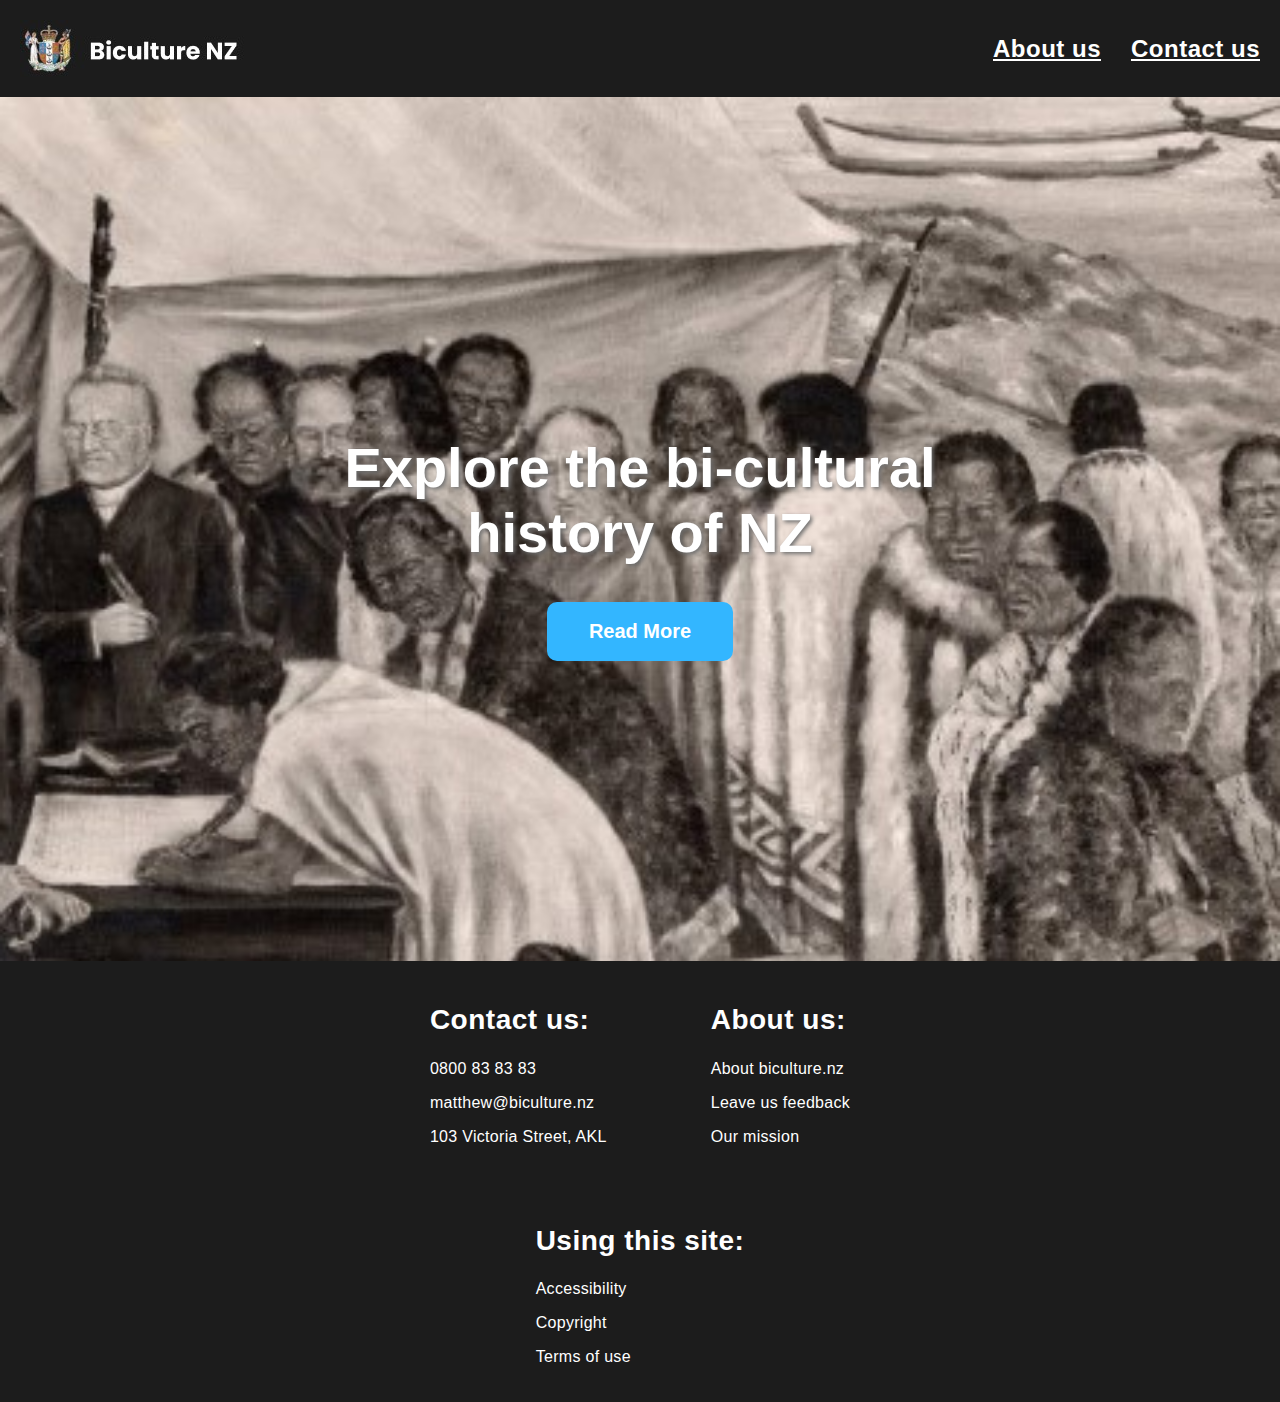
<file: index.html>
<!DOCTYPE html>
<html lang="en">
<head>
    <meta charset="UTF-8">
    <meta name="viewport" content="width=device-width, initial-scale=1.0">
    <title>Homepage</title>
    <link rel="icon" type="image/x-icon" href="/imgs/favicon.ico">
    <link rel="stylesheet" href="./css/styles.css">
</head>
<body class="body">
    <div class="header">
        <img src="./imgs/logo.jpg" width="228" height="57" class="logo">
        <div class="spacer"></div>
        <div class="header-links">
            <a href="" class="header-link">About us</a>
            <a href="./contact_page.html" class="header-link">Contact us<a>
        </div>
    </div>
    <div class="banner">
        <div class="banner-content">
            <h1 class="banner-text">Explore the bi-cultural<br>history of NZ</h1>
            <div class="banner-button">
                <a href="./content_page.html">Read More</a>
            </div>
        </div>
    </div>
    <div class="footer">
        <div class="footer-block">
            <div class="footer-header">
                <h2>Contact us:<h2>
            </div>
            <div class="footer-block-content">
                <h3>0800 83 83 83</h3>
                <h3>matthew@biculture.nz</h3>
                <h3>103 Victoria Street, AKL</h3>
            </div>
        </div>
        <div class="footer-block">
            <div class="footer-header">
                <h2>About us:<h2>
            </div>
            <div class="footer-block-content">
                <h3>About biculture.nz</h3>
                <h3>Leave us feedback</h3>
                <h3>Our mission</h3>
            </div>
        </div>
        <div class="footer-block">
            <div class="footer-header">
                <h2>Using this site:<h2>
            </div>
            <div class="footer-block-content">
                <h3>Accessibility</h3>
                <h3>Copyright</h3>
                <h3>Terms of use</h3>
            </div>
        </div>
    </div>
</body>
</html>
</file>
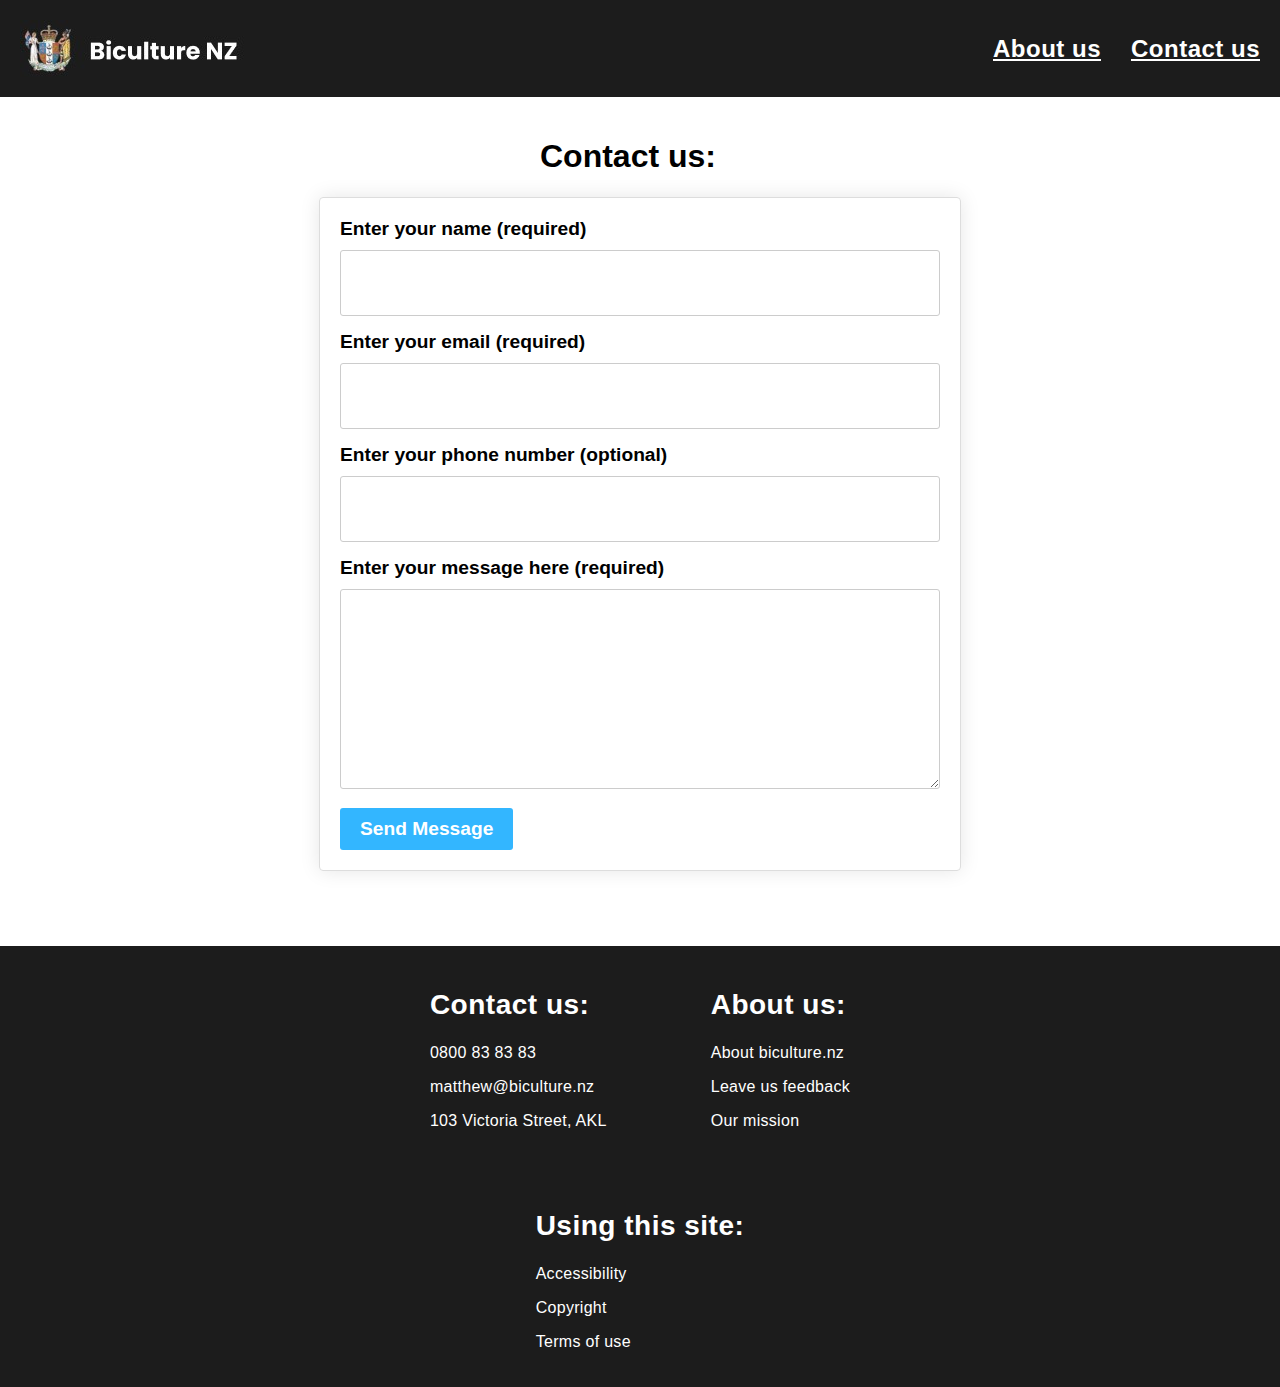
<file: contact_page.html>
<!DOCTYPE html>
<html lang="en">
<head>
    <meta charset="UTF-8">
    <meta name="viewport" content="width=device-width, initial-scale=1.0">
    <title>Contact us</title>
    <link rel="icon" type="image/x-icon" href="/imgs/favicon.ico">
    <link rel="stylesheet" href="./css/styles.css">
</head>
<body class="body">
    <div class="header">
        <img src="./imgs/logo.jpg" width="228" height="57" class="logo">
        <div class="spacer"></div>
        <div class="header-links">
            <a href="" class="header-link">About us</a>
            <a href="./contact_page.html" class="header-link">Contact us<a>
        </div>
    </div>
    <div class="content">
        <h1 class="content-header">Contact us:</h1>
        <div class="contact-form">
            <form>
                <label for="name">Enter your name (required)</label>
                <input type="text" id="name" name="name" required>
                <label for="email">Enter your email (required)</label>
                <input type="email" id="email" name="email" required>
                <label for="phone">Enter your phone number (optional)</label>
                <input type="tel" id="phone" name="phone">
                <label for="message">Enter your message here (required)</label>
                <textarea id="message" name="message" required></textarea>
                <button type="submit">Send Message</button>
            </form>
        </div>
    </div>
    <div class="footer">
        <div class="footer-block">
            <div class="footer-header">
                <h2>Contact us:<h2>
            </div>
            <div class="footer-block-content">
                <h3>0800 83 83 83</h3>
                <h3>matthew@biculture.nz</h3>
                <h3>103 Victoria Street, AKL</h3>
            </div>
        </div>
        <div class="footer-block">
            <div class="footer-header">
                <h2>About us:<h2>
            </div>
            <div class="footer-block-content">
                <h3>About biculture.nz</h3>
                <h3>Leave us feedback</h3>
                <h3>Our mission</h3>
            </div>
        </div>
        <div class="footer-block">
            <div class="footer-header">
                <h2>Using this site:<h2>
            </div>
            <div class="footer-block-content">
                <h3>Accessibility</h3>
                <h3>Copyright</h3>
                <h3>Terms of use</h3>
            </div>
        </div>
    </div>
</body>
</html>
</file>
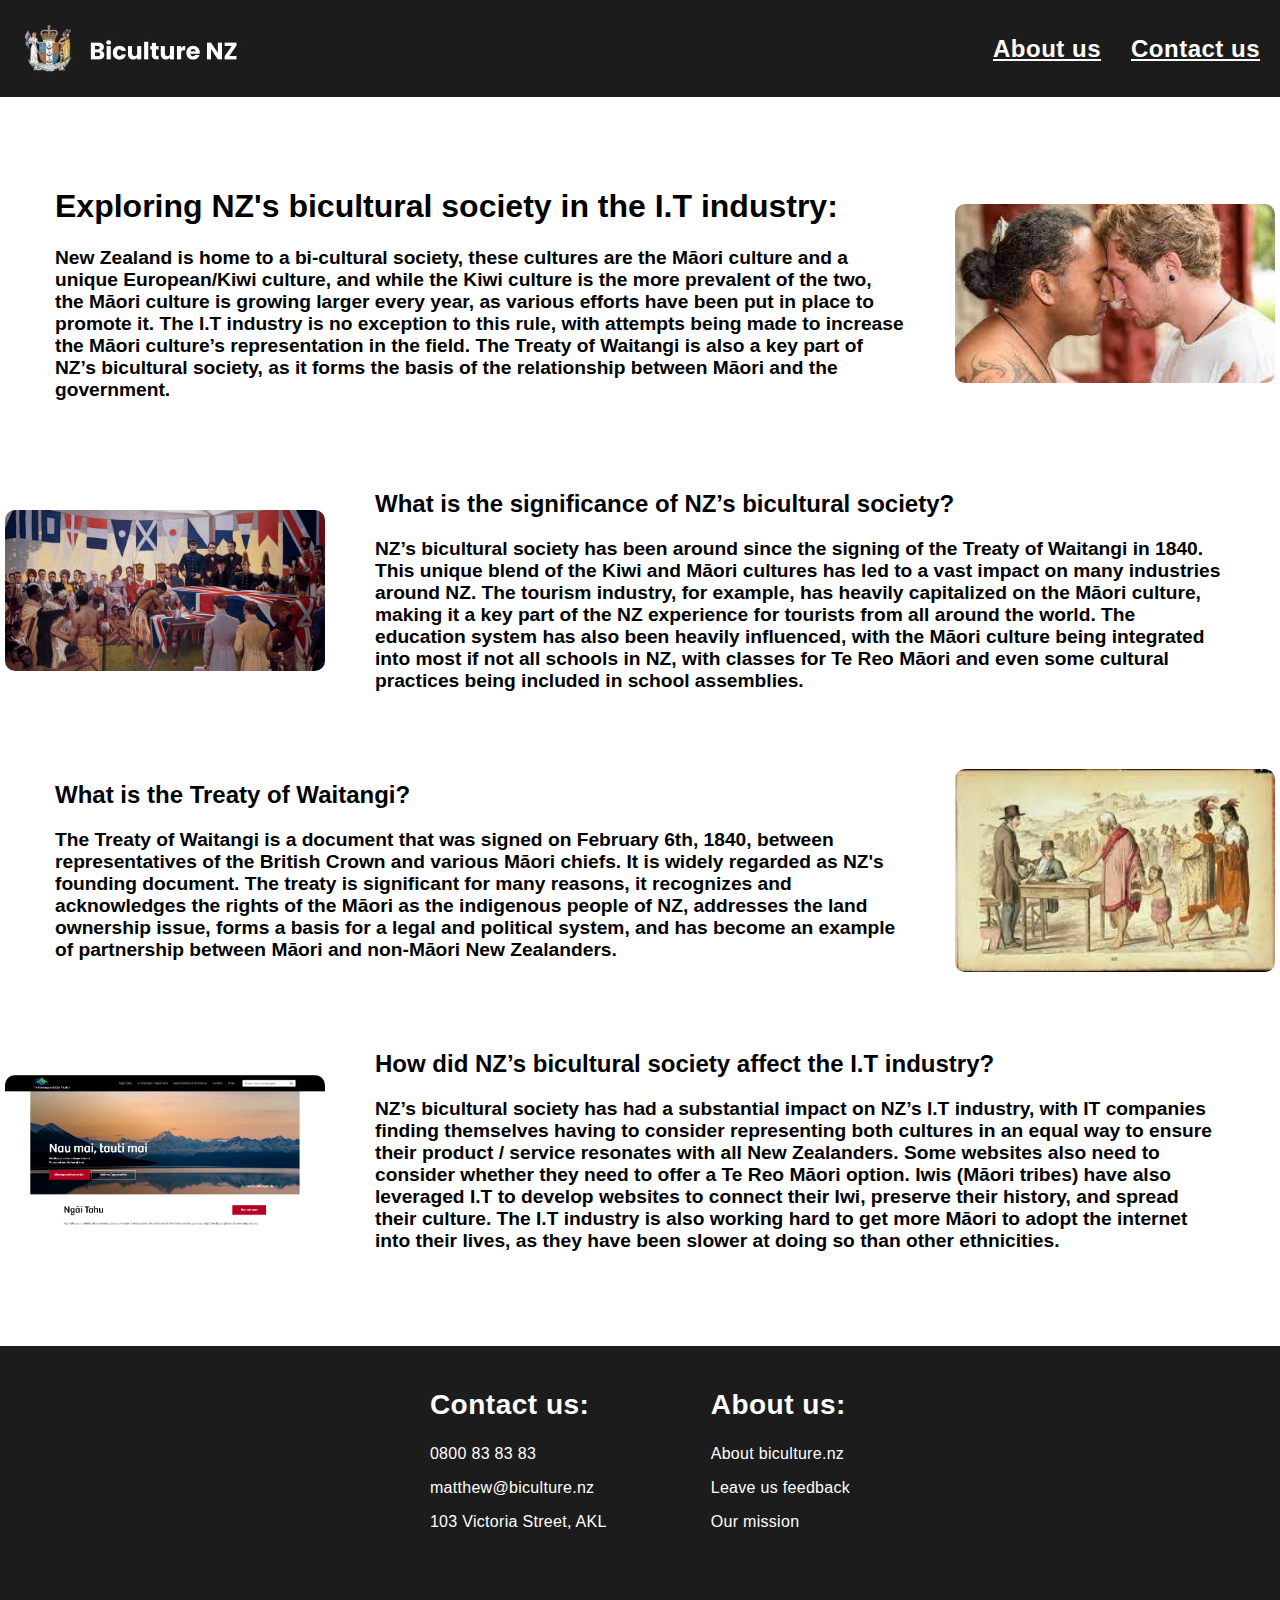
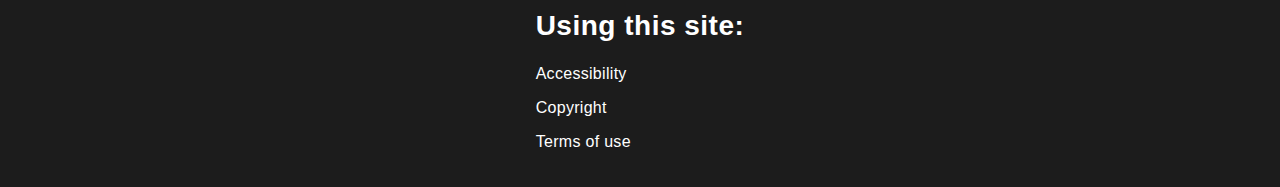
<file: content_page.html>
<!DOCTYPE html>
<html lang="en">
<head>
    <meta charset="UTF-8">
    <meta name="viewport" content="width=device-width, initial-scale=1.0">
    <title>Articles</title>
    <link rel="icon" type="image/x-icon" href="/imgs/favicon.ico">
    <link rel="stylesheet" href="./css/styles.css">
</head>
<body class="body">
    <div class="header">
        <img src="./imgs/logo.jpg" width="228" height="57" class="logo">
        <div class="spacer"></div>
        <div class="header-links">
            <a href="" class="header-link">About us</a>
            <a href="./contact_page.html" class="header-link">Contact us<a>
        </div>
    </div>
    <div class="content">
        <div class="content-block">
            <div class="spacer"></div>
            <div class="text-content">
                <h1>Exploring NZ's bicultural society in the I.T industry:</h1>
                <p>
                    New Zealand is home to a bi-cultural society, these cultures are the Māori culture and a
                    unique European/Kiwi culture, and while the Kiwi culture is the more prevalent of the two,
                    the Māori culture is growing larger every year, as various efforts have been put in place to
                    promote it. The I.T industry is no exception to this rule, with attempts being made to increase
                    the Māori culture’s representation in the field. The Treaty of Waitangi is also a key part of
                    NZ’s bicultural society, as it forms the basis of the relationship between Māori and the
                    government.
                </p>
            </div>
            <img src="./imgs/block-1.jpg">
            <div class="spacer"></div>
        </div>
        <div class="content-block">
            <div class="spacer"></div>
            <img src="./imgs/block-2.jpg">
            <div class="text-content">
                <h2>What is the significance of NZ’s bicultural society?</h2>
                <p>
                    NZ’s bicultural society has been around since the signing of the Treaty of Waitangi in 1840.
                    This unique blend of the Kiwi and Māori cultures has led to a vast impact on many industries
                    around NZ. The tourism industry, for example, has heavily capitalized on the Māori culture,
                    making it a key part of the NZ experience for tourists from all around the world. The
                    education system has also been heavily influenced, with the Māori culture being integrated
                    into most if not all schools in NZ, with classes for Te Reo Māori and even some cultural
                    practices being included in school assemblies.
                </p>
            </div>
            <div class="spacer"></div>
        </div>
        <div class="content-block">
            <div class="spacer"></div>
            <div class="text-content">
                <h2>What is the Treaty of Waitangi?</h2>
                <p>
                    The Treaty of Waitangi is a document that was signed on February 6th, 1840, between
                    representatives of the British Crown and various Māori chiefs. It is widely regarded as NZ's
                    founding document. The treaty is significant for many reasons, it recognizes and
                    acknowledges the rights of the Māori as the indigenous people of NZ, addresses the land
                    ownership issue, forms a basis for a legal and political system, and has become an example
                    of partnership between Māori and non-Māori New Zealanders.
                </p>
            </div>
            <img src="./imgs/block-3.jpg">
            <div class="spacer"></div>
        </div>
        <div class="content-block">
            <div class="spacer"></div>
            <img src="./imgs/block-4.jpg">
            <div class="text-content">
                <h2>How did NZ’s bicultural society affect the I.T industry?</h2>
                <p>
                    NZ’s bicultural society has had a substantial impact on NZ’s I.T industry, with IT companies
                    finding themselves having to consider representing both cultures in an equal way to ensure
                    their product / service resonates with all New Zealanders. Some websites also need to
                    consider whether they need to offer a Te Reo Māori option. Iwis (Māori tribes) have also
                    leveraged I.T to develop websites to connect their Iwi, preserve their history, and spread
                    their culture. The I.T industry is also working hard to get more Māori to adopt the internet
                    into their lives, as they have been slower at doing so than other ethnicities.
                </p>
            </div>
            <div class="spacer"></div>
        </div>
    </div>
    <div class="footer">
        <div class="footer-block">
            <div class="footer-header">
                <h2>Contact us:<h2>
            </div>
            <div class="footer-block-content">
                <h3>0800 83 83 83</h3>
                <h3>matthew@biculture.nz</h3>
                <h3>103 Victoria Street, AKL</h3>
            </div>
        </div>
        <div class="footer-block">
            <div class="footer-header">
                <h2>About us:<h2>
            </div>
            <div class="footer-block-content">
                <h3>About biculture.nz</h3>
                <h3>Leave us feedback</h3>
                <h3>Our mission</h3>
            </div>
        </div>
        <div class="footer-block">
            <div class="footer-header">
                <h2>Using this site:<h2>
            </div>
            <div class="footer-block-content">
                <h3>Accessibility</h3>
                <h3>Copyright</h3>
                <h3>Terms of use</h3>
            </div>
        </div>
    </div>
</body>
</html>
</file>
<file: css/styles.css>
.body {
    background-color: #1C1C1C;
    margin: 0px;
    padding: 0px;
    display: flex;
    flex-direction: column;
}

.header {
    width: 100%;
    display: flex;
    justify-content: space-between;
    align-items: center;
}

.logo {
    padding: 20px;
}

.spacer {
    flex-grow: 1;
}

.header-links {
    text-align: right;
    display: flex;
    align-items: center;
    letter-spacing: 0.5px;
}

.header-link {
    margin-left: auto;
    margin-right: 10px;
    padding: 10px;
    color: white;
    font-weight: bold;
    font-size: 1.5em;
    font-family: 'Poppins-Semibold', sans-serif;
}

.banner {
    height: 100%;
    background-image: url(../imgs/banner-img.jpg);
    background-size: cover;
    background-repeat: no-repeat;
    background-position: center;
    padding: 300px 0px 300px 0px;
    text-align: center;
}

.banner-img {
    width: 100%;
    height: 100%;
    object-fit: cover;
}

.banner h1 {
    color: white;
    text-shadow: 2px 2px 4px #6e6e6e;
    font-weight: bold;
    font-size: 3.5em;
    font-family: 'Poppins-Semibold', sans-serif;
}

.banner-button {
    padding: 18px;
    background-color: #33B6FF;
    width: 150px;
    margin-left: auto;
    margin-right: auto;
    border-radius: 10px;
}

.banner-button a {
    text-decoration: none;
    color: white;
    font-weight: bold;
    font-size: 1.25em;
    font-family: 'Poppins-Semibold', sans-serif;
}

.content {
    background-color: white;
    width: 100%;
    padding-top: 20px;
    font-weight: bold;
    font-family: 'Poppins-Semibold', sans-serif;
    text-align: left;
    padding-bottom: 75px;
}

.content p {
    font-size: 1.2em;
    width: 850px
}

.content-header {
    margin-right: auto;
    margin-left: auto;
    width: 200px;
}

.content h2 {
    font-weight: 800;
}

.content img {
    border-radius: 10px;
    width: 25%;
}

.content-block {
    display: flex;
    flex-direction: row;
    justify-content: center;
    align-items: center;
    flex-wrap: wrap;
    align-items: center;
    padding-top: 50px;
}

.text-content {
    flex: 1;
    margin-right: 50px;
    margin-left: 50px;
}

.footer {
    margin-left: auto;
    margin-right: auto;
    width: 50%;
    text-align: center;
}

.footer-block {
    display: inline-block;
    margin: 20px 50px;
    text-align: left;
}

.footer-block h2 {
    color: white;
    font-weight: bold;
    font-size: 1.75em;
    font-family: 'Poppins-Semibold', sans-serif;
    letter-spacing: 0.5px;
}

.footer-block h3 {
    color: white;
    font-weight: bold;
    font-size: 1em;
    font-family: 'Poppins-Semibold', sans-serif;
    letter-spacing: 0.3px;
    font-weight: 500;
}

.contact-form {
    width: 600px;
    margin: 0 auto;
    padding: 20px;
    border: 1px solid #ddd;
    border-radius: 4px;
    box-shadow: 0 0 20px rgba(0, 0, 0, 0.1);
}

.contact-form h2 {
    text-align: center;
    margin-bottom: 20px;
}

.contact-form label {
    display: block;
    margin-bottom: 10px;
    font-size: 1.2em;
}

.contact-form input[type="text"],
.contact-form input[type="email"],
.contact-form input[type="tel"] {
    width: 100%;
    padding: 20px;
    border: 1px solid #ccc;
    border-radius: 3px;
    box-sizing: border-box;
    margin-bottom: 15px;
    font-size: 1.3em;
    font-family: 'Poppins-Semibold', sans-serif;
}

.contact-form textarea {
    width: 100%;
    height: 200px;
    padding: 10px;
    border: 1px solid #ccc;
    border-radius: 3px;
    box-sizing: border-box;
    margin-bottom: 15px;
    font-size: 1.3em;
    font-family: 'Poppins-Semibold', sans-serif;
}

.contact-form button[type="submit"] {
    background-color: #33B6FF;
    color: white;
    padding: 10px 20px;
    border: none;
    border-radius: 3px;
    cursor: pointer;
    font-size: 1.2em;
    font-weight: 700;
}

.contact-form button[type="submit"]:hover {
    background-color: #1d7fb4;
}
</file>
